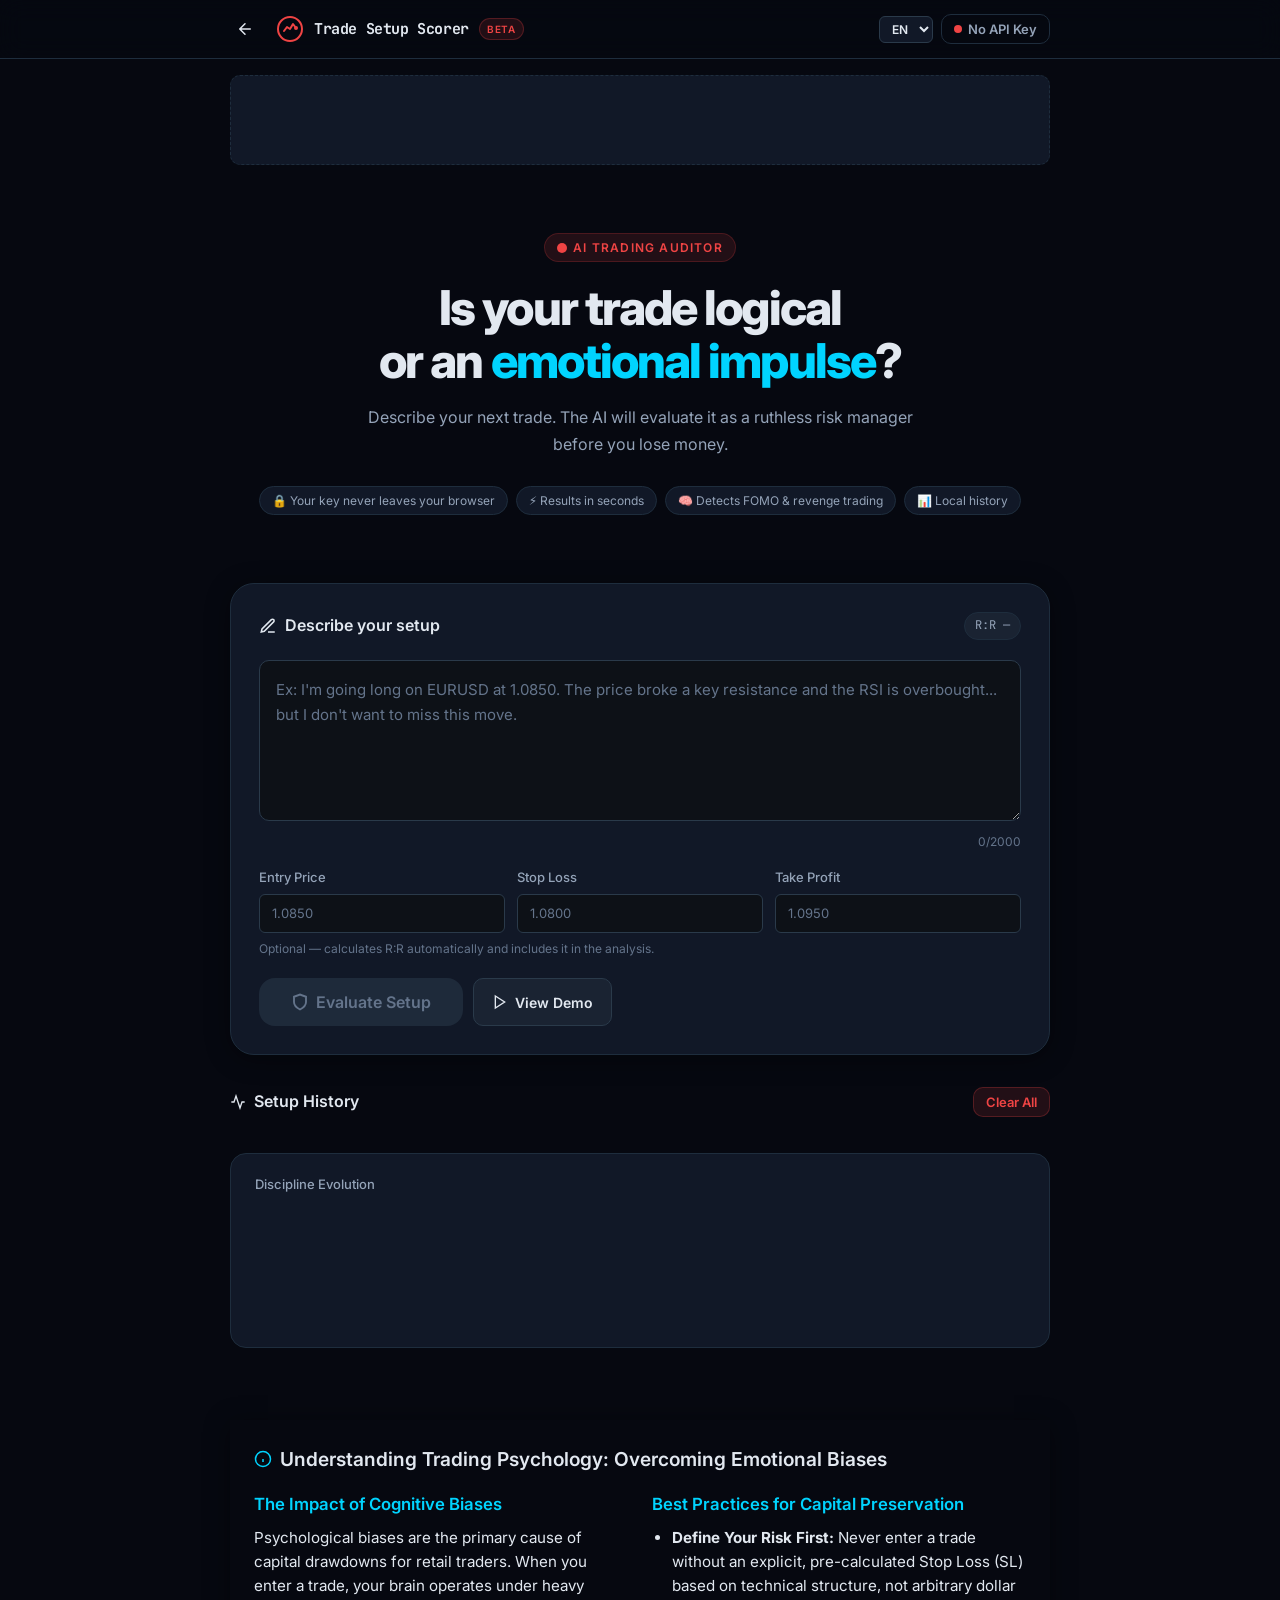
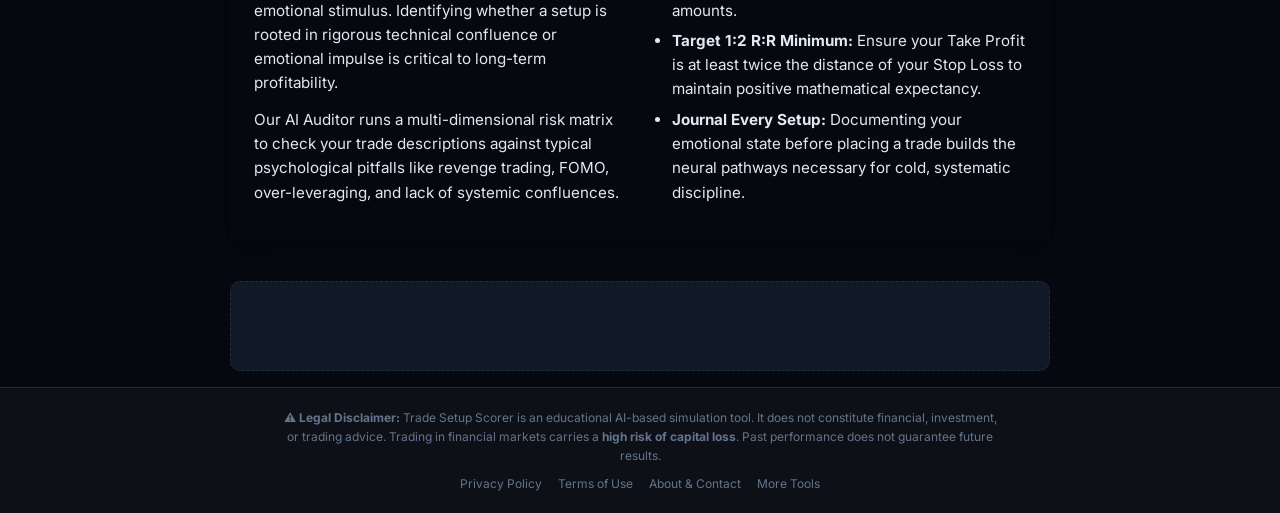
<file: index.html>
<!DOCTYPE html>
<html lang="es">
<head>
  <meta charset="UTF-8" />
  <meta name="viewport" content="width=device-width, initial-scale=1.0" />
  <title>Trade Setup Scorer — Is your trade logical or emotional?</title>
  <meta name="description" content="Evaluate any trading setup with AI before executing it. Detect FOMO, revenge trading, and risk management errors in seconds. Free, private, serverless." />
  <meta property="og:title" content="Trade Setup Scorer" />
  <meta property="og:description" content="Your ruthless AI auditor before hitting 'Buy'." />
  <meta property="og:type" content="website" />

  <!-- Favicon -->
  <link rel="icon" href="data:image/svg+xml,<svg xmlns='http://www.w3.org/2000/svg' viewBox='0 0 32 32'><rect width='32' height='32' rx='6' fill='%230a0d14'/><circle cx='16' cy='16' r='10' fill='none' stroke='%23ef4444' stroke-width='2'/><path d='M10 18 L13 14 L16 16 L19 11 L22 15' fill='none' stroke='%23ef4444' stroke-width='2' stroke-linecap='round' stroke-linejoin='round'/></svg>" />

  <!-- Google AdSense -->
  <script async src="https://pagead2.googlesyndication.com/pagead/js/adsbygoogle.js?client=ca-pub-2977545376736575" crossorigin="anonymous"></script>

  <!-- Fonts -->
  <link rel="preconnect" href="https://fonts.googleapis.com" />
  <link rel="preconnect" href="https://fonts.gstatic.com" crossorigin />
  <link href="https://fonts.googleapis.com/css2?family=Inter:wght@400;500;600;700;800&family=JetBrains+Mono:wght@400;500;700&display=swap" rel="stylesheet" />
  <script src="js/lang.js"></script>

  <link rel="stylesheet" href="css/style.css" />
</head>
<body>

  <!-- ══ HEADER ══════════════════════════════════════════════════════════ -->
  <header class="app-header">
    <div class="container" style="display:flex; justify-content:space-between; align-items:center;">
      <div style="display:flex; align-items:center; gap:16px;">
        <a href="https://gcarnf04.github.io/" class="btn-icon" style="color:var(--text-muted); background:none; border:none;" title="Back to home">
          <svg viewBox="0 0 24 24" fill="none" stroke="currentColor" stroke-width="2" width="18" height="18">
            <path d="M19 12H5M12 19l-7-7 7-7" stroke-linecap="round" stroke-linejoin="round"/>
          </svg>
        </a>
        <div class="logo">
          <svg class="logo-icon" viewBox="0 0 28 28" fill="none" xmlns="http://www.w3.org/2000/svg">
            <circle cx="14" cy="14" r="12" stroke="#ef4444" stroke-width="2"/>
            <path d="M8 16 L11 12 L14 14 L17 9 L20 13" stroke="#ef4444" stroke-width="2" stroke-linecap="round" stroke-linejoin="round"/>
            <circle cx="20" cy="13" r="2" fill="#ef4444"/>
          </svg>
          <span class="logo-text">Trade Setup Scorer</span>
          <span class="logo-badge">Beta</span>
        </div>
      </div>
      <div class="header-right" style="display:flex; align-items:center; gap:8px;">
        <select class="lang-select btn-ghost btn-sm" style="background:var(--bg-2); border-color:var(--border-light); color:var(--text-1); font-size:12px; padding:4px 8px; border-radius:var(--radius-sm);">
          <option value="en">EN</option>
          <option value="es">ES</option>
        </select>
        <!-- Vault UI mapped to existing app.js logic via 'btnOpenSetup' -->
        <button class="btn-ghost btn-sm" id="btnOpenSetup" style="display:flex; align-items:center; gap:6px;">
          <span class="status-dot" id="keyStatusDot"></span>
          <span id="keyStatusLabel" data-en="No API Key" data-es="Sin clave API">No API Key</span>
        </button>
      </div>
    </div>
  </header>

  <!-- ══ AD BANNER ═══════════════════════════════════════════════════════ -->
  <div class="container">
    <div class="ad-banner" id="adBannerTop">
      <ins class="adsbygoogle"
           style="display:block"
           data-ad-client="ca-pub-2977545376736575"
           data-ad-format="auto"
           data-full-width-responsive="true"></ins>
      <script>
           (adsbygoogle = window.adsbygoogle || []).push({});
      </script>
    </div>
  </div>

  <!-- ══ MAIN ════════════════════════════════════════════════════════════ -->
  <main class="app-main">

    <!-- ─ HERO ──────────────────────────────────────────────────────────── -->
    <section class="hero container" id="heroSection">
      <div class="hero-badge">
        <svg width="10" height="10" viewBox="0 0 10 10" fill="currentColor"><circle cx="5" cy="5" r="5"/></svg>
        AI Trading Auditor
      </div>
      <h1 class="hero-title">
        Is your trade logical<br>or an <span class="highlight">emotional impulse</span>?
      </h1>
      <p class="hero-sub">
        Describe your next trade. The AI will evaluate it as a ruthless risk manager before you lose money.
      </p>
      <div class="hero-pills">
        <span class="pill">🔒 Your key never leaves your browser</span>
        <span class="pill">⚡ Results in seconds</span>
        <span class="pill">🧠 Detects FOMO & revenge trading</span>
        <span class="pill">📊 Local history</span>
      </div>
    </section>

    <!-- ─ SETUP FORM ─────────────────────────────────────────────────────── -->
    <section class="container setup-section" id="setupSection">

      <div class="setup-card">
        <div class="setup-card-header">
          <div class="setup-card-title">
            <svg width="18" height="18" viewBox="0 0 24 24" fill="none" stroke="currentColor" stroke-width="2"><path d="M12 20h9"/><path d="M16.5 3.5a2.121 2.121 0 0 1 3 3L7 19l-4 1 1-4L16.5 3.5z"/></svg>
            Describe your setup
          </div>
          <div class="rr-badge" id="rrBadge">R:R —</div>
        </div>

        <div class="form-group">
          <textarea class="textarea-field" id="tradeText" rows="5" maxlength="2000"
            placeholder="Ex: I'm going long on EURUSD at 1.0850. The price broke a key resistance and the RSI is overbought... but I don't want to miss this move."
          ></textarea>
          <div class="char-count" id="charCount">0/2000</div>
        </div>

        <div class="form-group">
          <div class="numeric-inputs">
            <div>
              <label class="form-label">Entry Price</label>
              <input class="input-field" id="entryPrice" type="number" step="any" placeholder="1.0850" />
            </div>
            <div>
              <label class="form-label">Stop Loss</label>
              <input class="input-field" id="stopLoss" type="number" step="any" placeholder="1.0800" />
            </div>
            <div>
              <label class="form-label">Take Profit</label>
              <input class="input-field" id="takeProfit" type="number" step="any" placeholder="1.0950" />
            </div>
          </div>
          <p class="form-hint">Optional — calculates R:R automatically and includes it in the analysis.</p>
        </div>

        <div class="setup-actions">
          <button class="btn-primary btn-lg" id="btnEvaluate" disabled>
            <svg width="18" height="18" viewBox="0 0 24 24" fill="none" stroke="currentColor" stroke-width="2.5"><path d="M12 22s8-4 8-10V5l-8-3-8 3v7c0 6 8 10 8 10z"/></svg>
            Evaluate Setup
          </button>
          <button class="btn-secondary" id="btnDemo">
            <svg width="16" height="16" viewBox="0 0 24 24" fill="none" stroke="currentColor" stroke-width="2"><path d="M5 3l14 9-14 9V3z"/></svg>
            View Demo
          </button>
        </div>
      </div>
    </section>

    <!-- ─ LOADING ─────────────────────────────────────────────────────────── -->
    <section class="container loading-section" id="loadingSection" hidden>
      <div class="loading-card">
        <div class="loading-orb"></div>
        <div>
          <div class="loading-status" id="loadingStatus">Auditing your risk management...</div>
          <div class="loading-sub" id="loadingSub">Detectando sesgos emocionales...</div>
        </div>
      </div>
    </section>

    <!-- ─ RESULTS ─────────────────────────────────────────────────────────── -->
    <section class="container results-section" id="resultsSection" hidden>

      <!-- Demo badge -->
      <div style="text-align:center; margin-bottom: 12px;" id="demoRibbon" hidden>
        <span class="demo-ribbon">✦ Demo Analysis</span>
      </div>

      <!-- Score -->
      <div class="score-block">
        <div class="gauge-wrap">
          <svg class="gauge-svg" viewBox="0 0 200 110" id="gaugeSvg">
            <path d="M20 100 A80 80 0 0 1 180 100" fill="none" stroke="#1e2a3a" stroke-width="16" stroke-linecap="round"/>
            <path id="gaugeFill" d="M20 100 A80 80 0 0 1 180 100"
              fill="none" stroke="#ef4444" stroke-width="16" stroke-linecap="round"
              stroke-dasharray="251.2" stroke-dashoffset="251.2"
              style="transition: stroke-dashoffset .05s linear, stroke .3s ease;"/>
          </svg>
          <div class="gauge-center">
            <span class="gauge-score" id="gaugeScore">0</span>
            <span class="gauge-label">/ 100</span>
          </div>
        </div>
        <div class="score-grade red" id="scoreGrade">—</div>
      </div>

      <!-- Verdict -->
      <div class="verdict-card">
        <div class="verdict-header">
          <div class="verdict-title">
            <svg width="14" height="14" viewBox="0 0 24 24" fill="none" stroke="currentColor" stroke-width="2"><path d="M12 22s8-4 8-10V5l-8-3-8 3v7c0 6 8 10 8 10z"/></svg>
            Risk Manager's Verdict
          </div>
        </div>
        <div class="verdict-body" id="verdictText"></div>
      </div>

      <!-- Ad square (below verdict, highest attention) -->
      <div class="ad-square">
        <!-- INSERTA AQUÍ TU SCRIPT DE GOOGLE ADSENSE -->
        <ins class="adsbygoogle"
             style="display:block"
             data-ad-client="ca-pub-2977545376736575"
             data-ad-slot="1234567890"
             data-ad-format="auto"
             data-full-width-responsive="true"></ins>
        <script>
             (adsbygoogle = window.adsbygoogle || []).push({});
        </script>
      </div>

      <!-- Dimensions -->
      <div class="dimensions-card">
        <div class="dimensions-title">
          <svg width="16" height="16" viewBox="0 0 24 24" fill="none" stroke="currentColor" stroke-width="2"><line x1="18" y1="20" x2="18" y2="10"/><line x1="12" y1="20" x2="12" y2="4"/><line x1="6" y1="20" x2="6" y2="14"/></svg>
          Dimension Breakdown
        </div>
        <div class="dimension-row">
          <div class="dimension-header">
            <span class="dimension-name">Risk Management</span>
            <span class="dimension-val" id="dimRisk">—</span>
          </div>
          <div class="bar-track"><div class="bar-fill red" id="dimRiskBar" style="width:0"></div></div>
        </div>
        <div class="dimension-row">
          <div class="dimension-header">
            <span class="dimension-name">Emotional Control</span>
            <span class="dimension-val" id="dimEmotion">—</span>
          </div>
          <div class="bar-track"><div class="bar-fill red" id="dimEmotionBar" style="width:0"></div></div>
        </div>
        <div class="dimension-row">
          <div class="dimension-header">
            <span class="dimension-name">Technical Confluence</span>
            <span class="dimension-val" id="dimTech">—</span>
          </div>
          <div class="bar-track"><div class="bar-fill red" id="dimTechBar" style="width:0"></div></div>
        </div>
        <div class="dimension-row">
          <div class="dimension-header">
            <span class="dimension-name">Market Context</span>
            <span class="dimension-val" id="dimContext">—</span>
          </div>
          <div class="bar-track"><div class="bar-fill red" id="dimContextBar" style="width:0"></div></div>
        </div>
      </div>

      <!-- Interrogation -->
      <div class="interrogation-card">
        <div class="interrogation-title">
          <svg width="16" height="16" viewBox="0 0 24 24" fill="none" stroke="currentColor" stroke-width="2"><circle cx="12" cy="12" r="10"/><path d="M9.09 9a3 3 0 0 1 5.83 1c0 2-3 3-3 3"/><line x1="12" y1="17" x2="12.01" y2="17"/></svg>
          Uncomfortable Questions
        </div>
        <ul class="interrogation-questions" id="questionsList"></ul>
      </div>

      <!-- Share -->
      <div class="share-card">
        <div class="share-text">Going to ignore the verdict anyway? <strong>At least share it.</strong></div>
        <div class="share-actions">
          <button class="btn-ghost" id="btnShareX" title="Compartir en X (Twitter)">
            <svg width="14" height="14" viewBox="0 0 24 24" fill="currentColor"><path d="M18.244 2.25h3.308l-7.227 8.26 8.502 11.24H16.17l-4.714-6.231-5.401 6.231H2.763l7.738-8.857L1.428 2.25H8.7l4.251 5.616zm-1.161 17.52h1.833L7.084 4.126H5.117z"/></svg>
            Share on X
          </button>
          <button class="btn-ghost" id="btnShareIG" title="Copiar para Instagram">
            <svg width="14" height="14" viewBox="0 0 24 24" fill="none" stroke="currentColor" stroke-width="2"><rect x="2" y="2" width="20" height="20" rx="5"/><circle cx="12" cy="12" r="4"/><circle cx="17.5" cy="6.5" r="1.2" fill="currentColor" stroke="none"/></svg>
            Copy for Instagram
          </button>
          <button class="btn-ghost" id="btnCopyResult">📋 Copy Analysis</button>
          <button class="btn-secondary" id="btnNewAnalysis">← New Setup</button>
        </div>
      </div>
    </section>

    <!-- ─ HISTORY ─────────────────────────────────────────────────────────── -->
    <section class="container history-section" id="historySection">
      <div class="history-header">
        <div class="section-title">
          <svg width="16" height="16" viewBox="0 0 24 24" fill="none" stroke="currentColor" stroke-width="2"><polyline points="22 12 18 12 15 21 9 3 6 12 2 12"/></svg>
          Setup History
        </div>
        <button class="btn-ghost btn-sm btn-danger" id="btnClearHistory">Clear All</button>
      </div>

      <div id="historyGrid" class="history-grid" hidden></div>

      <div id="historyEmpty" class="history-empty" hidden>
        You haven't evaluated any setups yet. Your analyses will appear here.
      </div>

      <div class="chart-card" style="margin-top: 16px;">
        <div class="chart-title">Discipline Evolution</div>
        <canvas id="historyChart" width="700" height="120"></canvas>
      </div>
    </section>

    <!-- ─ EDUCATIONAL GUIDE ────────────────────────────────────────────────── -->
    <section class="container" style="margin-top: 40px; padding-top: 32px; border-top: 1px solid var(--border-color);">
      <div class="setup-card" style="max-width: 100%; margin-bottom: 24px; background: var(--bg-card); border: 1px solid var(--border-color); border-radius: var(--radius); padding: 24px;">
        <div class="setup-card-header" style="margin-bottom: 16px;">
          <div class="setup-card-title" style="font-size: 1.2rem; font-weight: 600; color: var(--text-main); display: flex; align-items: center; gap: 8px;">
            <svg width="18" height="18" viewBox="0 0 24 24" fill="none" stroke="currentColor" stroke-width="2" style="color: var(--accent);"><circle cx="12" cy="12" r="10"/><path d="M12 16v-4M12 8h.01"/></svg>
            Understanding Trading Psychology: Overcoming Emotional Biases
          </div>
        </div>
        <div style="color: var(--text-muted); font-size: 0.95rem; line-height: 1.6; display: grid; grid-template-columns: repeat(auto-fit, minmax(280px, 1fr)); gap: 24px; margin-top: 16px;">
          <div>
            <h4 style="color: var(--accent); margin-bottom: 8px; font-size: 1.05rem; font-weight: 600;">The Impact of Cognitive Biases</h4>
            <p style="margin-bottom: 12px;">Psychological biases are the primary cause of capital drawdowns for retail traders. When you enter a trade, your brain operates under heavy emotional stimulus. Identifying whether a setup is rooted in rigorous technical confluence or emotional impulse is critical to long-term profitability.</p>
            <p>Our AI Auditor runs a multi-dimensional risk matrix to check your trade descriptions against typical psychological pitfalls like revenge trading, FOMO, over-leveraging, and lack of systemic confluences.</p>
          </div>
          <div>
            <h4 style="color: var(--accent); margin-bottom: 8px; font-size: 1.05rem; font-weight: 600;">Best Practices for Capital Preservation</h4>
            <ul style="padding-left: 20px; margin-bottom: 12px; list-style-type: disc;">
              <li style="margin-bottom: 6px;"><strong>Define Your Risk First:</strong> Never enter a trade without an explicit, pre-calculated Stop Loss (SL) based on technical structure, not arbitrary dollar amounts.</li>
              <li style="margin-bottom: 6px;"><strong>Target 1:2 R:R Minimum:</strong> Ensure your Take Profit is at least twice the distance of your Stop Loss to maintain positive mathematical expectancy.</li>
              <li style="margin-bottom: 6px;"><strong>Journal Every Setup:</strong> Documenting your emotional state before placing a trade builds the neural pathways necessary for cold, systematic discipline.</li>
            </ul>
          </div>
        </div>
      </div>
    </section>

  </main>

  <!-- ══ ERROR TOAST ══════════════════════════════════════════════════════ -->
  <div id="errorToast" hidden style="
    position: fixed; bottom: 20px; left: 50%; transform: translateX(-50%);
    background: #1a0a0a; border: 1px solid rgba(239,68,68,.4); color: #ef4444;
    padding: 12px 20px; border-radius: 10px; font-size: 14px; z-index: 500;
    max-width: 90vw; text-align: center; box-shadow: 0 8px 32px rgba(0,0,0,.5);
  "></div>

  <!-- ══ MODAL: Setup API Key ═════════════════════════════════════════════ -->
  <div class="modal-backdrop" id="setupModal" hidden>
    <div class="modal">
      <button class="modal-close" onclick="closeSetupModal()">✕</button>
      <div class="modal-icon">
        <svg width="22" height="22" viewBox="0 0 24 24" fill="none" stroke="currentColor" stroke-width="2"><rect x="3" y="11" width="18" height="11" rx="2"/><path d="M7 11V7a5 5 0 0 1 10 0v4"/></svg>
      </div>
      <div class="modal-title">Set up your Gemini API Key</div>
      <div class="modal-desc">
        You need a <strong>Gemini Key</strong> (starts with <code>AIza</code>).<br>
        We'll encrypt it with your PIN. It only leaves your device to call Google.<br>
        <a href="https://aistudio.google.com/apikey" target="_blank" rel="noopener">Get your free key at Google AI Studio →</a>
      </div>
      <div class="form-group">
        <label class="form-label">Gemini API Key</label>
        <div class="input-group">
          <input class="input-field" type="password" id="modalApiKeyInput" placeholder="AIzaSy..." autocomplete="off" />
          <button class="btn-icon" id="btnToggleApiKey" title="Show / hide">
            <svg width="16" height="16" viewBox="0 0 24 24" fill="none" stroke="currentColor" stroke-width="2"><path d="M1 12s4-8 11-8 11 8 11 8-4 8-11 8-11-8-11-8z"/><circle cx="12" cy="12" r="3"/></svg>
          </button>
        </div>
      </div>
      <div class="form-group">
        <label class="form-label">Create a 4-digit PIN</label>
        <div class="pin-inputs">
          <input class="pin-input" type="text" inputmode="numeric" maxlength="1" />
          <input class="pin-input" type="text" inputmode="numeric" maxlength="1" />
          <input class="pin-input" type="text" inputmode="numeric" maxlength="1" />
          <input class="pin-input" type="text" inputmode="numeric" maxlength="1" />
        </div>
        <p class="form-hint" style="text-align:center">This PIN is the only way to unlock your key. Don't forget it.</p>
      </div>
      <div id="modalError" style="color: #ef4444; font-size: 13px; min-height: 18px; text-align:center;"></div>
      <div class="modal-actions" style="flex-wrap: wrap;">
        <button class="btn-ghost btn-full" onclick="closeSetupModal()">Cancel</button>
        <button class="btn-primary btn-full" id="btnSaveKey">Save & Activate</button>
        <button class="btn-ghost btn-full btn-danger" id="btnClearKey" style="margin-top:8px; display:none;">Delete Saved Key</button>
      </div>
    </div>
  </div>

  <!-- ══ MODAL: Login with PIN ════════════════════════════════════════════ -->
  <div class="modal-backdrop" id="loginModal" hidden>
    <div class="modal" style="text-align:center;">
      <div class="modal-icon" style="margin: 0 auto 20px;">
        <svg width="22" height="22" viewBox="0 0 24 24" fill="none" stroke="currentColor" stroke-width="2"><rect x="3" y="11" width="18" height="11" rx="2"/><path d="M7 11V7a5 5 0 0 1 10 0v4"/></svg>
      </div>
      <div class="modal-title">Enter your PIN</div>
      <div class="modal-desc">You have a saved key. Unlock it with your PIN.</div>
      <div class="pin-inputs" style="justify-content:center; margin: 16px 0;">
        <input class="pin-input" type="text" inputmode="numeric" maxlength="1" />
        <input class="pin-input" type="text" inputmode="numeric" maxlength="1" />
        <input class="pin-input" type="text" inputmode="numeric" maxlength="1" />
        <input class="pin-input" type="text" inputmode="numeric" maxlength="1" />
      </div>
      <div id="loginError" style="color: #ef4444; font-size: 13px; min-height: 18px;"></div>
      <div class="modal-actions" style="margin-top: 20px;">
        <button class="btn-ghost btn-full" onclick="closeLoginModal()">Cancel</button>
        <button class="btn-primary btn-full" id="btnUnlock">Unlock</button>
      </div>
    </div>
  </div>

  <!-- ══ BOTTOM AD BANNER ═════════════════════════════════════════════════ -->
  <div class="container">
    <div class="ad-banner">
      <!-- INSERTA AQUÍ TU SCRIPT DE GOOGLE ADSENSE -->
      <ins class="adsbygoogle"
           style="display:block"
           data-ad-client="ca-pub-2977545376736575"
           data-ad-slot="1234567890"
           data-ad-format="auto"
           data-full-width-responsive="true"></ins>
      <script>
           (adsbygoogle = window.adsbygoogle || []).push({});
      </script>
    </div>
  </div>

  <!-- ══ FOOTER / DISCLAIMER ══════════════════════════════════════════════ -->
  <footer class="disclaimer">
    <p>
      <strong>⚠ Legal Disclaimer:</strong> Trade Setup Scorer is an educational AI-based simulation tool.
      It does not constitute financial, investment, or trading advice.
      Trading in financial markets carries a <strong>high risk of capital loss</strong>.
      Past performance does not guarantee future results.
    </p>
    <div class="disclaimer-links">
      <a href="../inicio/privacy.html">Privacy Policy</a>
      <a href="../inicio/terms.html">Terms of Use</a>
      <a href="../inicio/about.html">About & Contact</a>
      <a href="https://gcarnf04.github.io/">More Tools</a>
    </div>
  </footer>

  <!-- ══ SCRIPTS ═══════════════════════════════════════════════════════════ -->
  <script src="js/crypto-js.min.js"></script>
  <script src="js/storage.js"></script>
  <script src="js/gemini-api.js"></script>
  <script src="js/history.js"></script>
  <script src="js/app.js"></script>
</body>
</html>
</file>
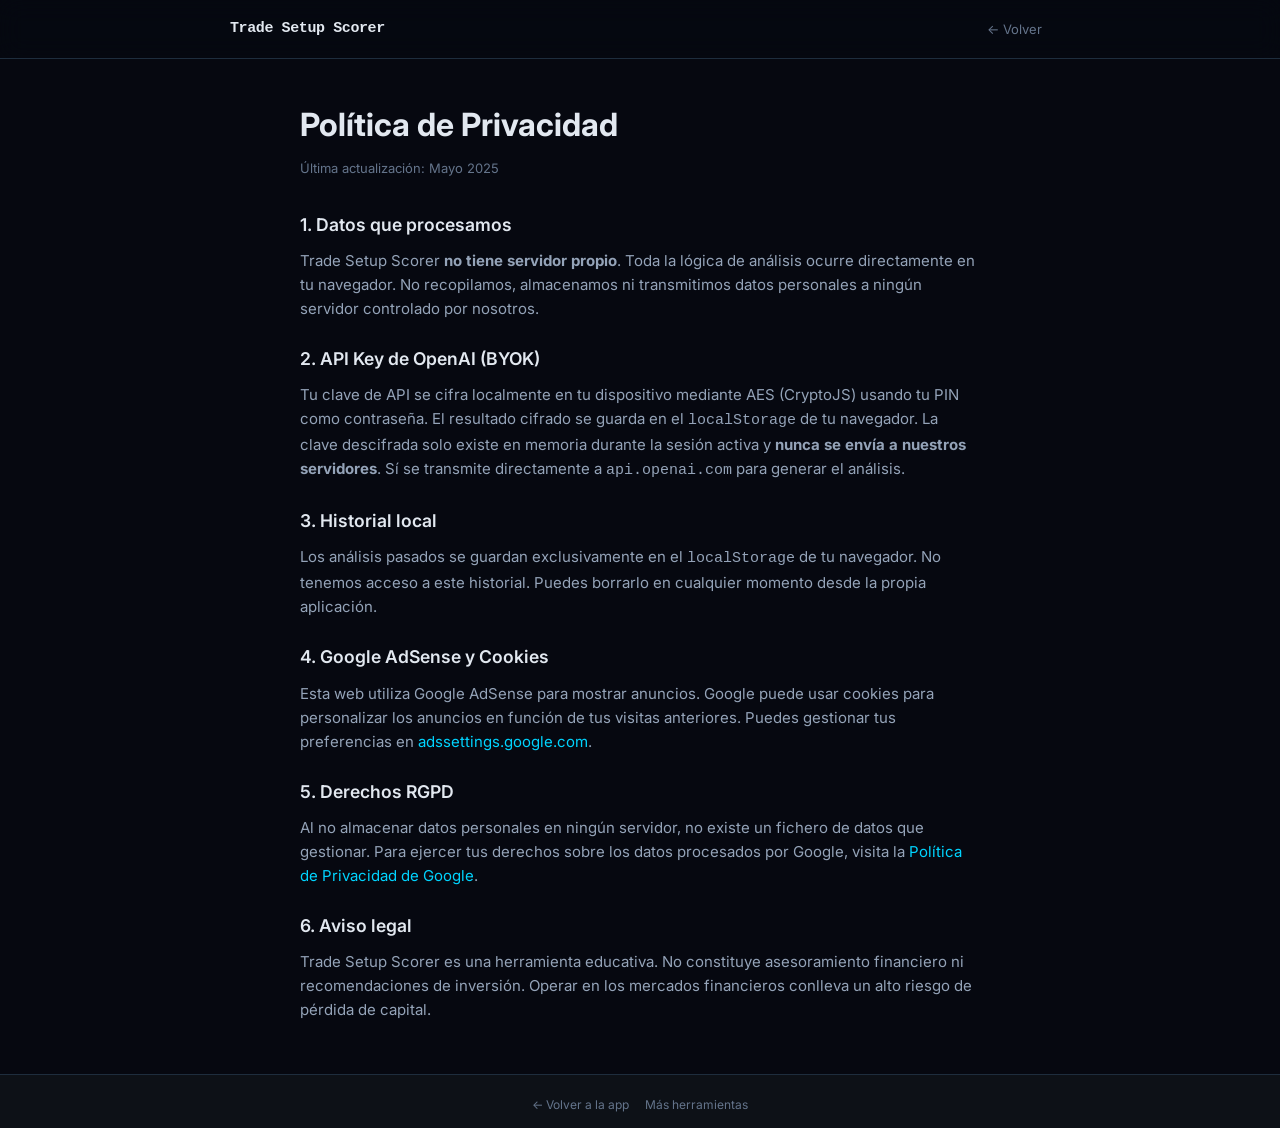
<file: privacy.html>
<!DOCTYPE html>
<html lang="es">
<head>
  <meta charset="UTF-8" />
  <meta name="viewport" content="width=device-width, initial-scale=1.0" />
  <title>Política de Privacidad — Trade Setup Scorer</title>
  <link rel="preconnect" href="https://fonts.googleapis.com" />
  <link href="https://fonts.googleapis.com/css2?family=Inter:wght@400;500;600;700&display=swap" rel="stylesheet" />
  <script async src="https://pagead2.googlesyndication.com/pagead/js/adsbygoogle.js?client=ca-pub-2977545376736575" crossorigin="anonymous"></script>
  <link rel="icon" href="data:image/svg+xml,<svg xmlns='http://www.w3.org/2000/svg' viewBox='0 0 32 32'><rect width='32' height='32' rx='6' fill='%230a0d14'/><circle cx='16' cy='16' r='10' fill='none' stroke='%23ef4444' stroke-width='2'/><path d='M10 18 L13 14 L16 16 L19 11 L22 15' fill='none' stroke='%23ef4444' stroke-width='2' stroke-linecap='round' stroke-linejoin='round'/></svg>" />
  <link rel="stylesheet" href="css/style.css" />
</head>
<body>
  <header class="app-header">
    <div class="container">
      <div class="logo">
        <span class="logo-text">Trade Setup Scorer</span>
      </div>
      <a href="index.html" class="back-link">← Volver</a>
    </div>
  </header>
  <main class="app-main container" style="padding: 40px 20px; max-width: 720px;">
    <h1 style="font-size: 2rem; font-weight: 700; margin-bottom: 8px;">Política de Privacidad</h1>
    <p style="color: var(--text-3); font-size: 13px; margin-bottom: 32px;">Última actualización: Mayo 2025</p>

    <h2 style="font-size: 1.1rem; font-weight: 600; margin: 24px 0 10px;">1. Datos que procesamos</h2>
    <p style="color: var(--text-2); margin-bottom: 12px;">Trade Setup Scorer <strong>no tiene servidor propio</strong>. Toda la lógica de análisis ocurre directamente en tu navegador. No recopilamos, almacenamos ni transmitimos datos personales a ningún servidor controlado por nosotros.</p>

    <h2 style="font-size: 1.1rem; font-weight: 600; margin: 24px 0 10px;">2. API Key de OpenAI (BYOK)</h2>
    <p style="color: var(--text-2); margin-bottom: 12px;">Tu clave de API se cifra localmente en tu dispositivo mediante AES (CryptoJS) usando tu PIN como contraseña. El resultado cifrado se guarda en el <code>localStorage</code> de tu navegador. La clave descifrada solo existe en memoria durante la sesión activa y <strong>nunca se envía a nuestros servidores</strong>. Sí se transmite directamente a <code>api.openai.com</code> para generar el análisis.</p>

    <h2 style="font-size: 1.1rem; font-weight: 600; margin: 24px 0 10px;">3. Historial local</h2>
    <p style="color: var(--text-2); margin-bottom: 12px;">Los análisis pasados se guardan exclusivamente en el <code>localStorage</code> de tu navegador. No tenemos acceso a este historial. Puedes borrarlo en cualquier momento desde la propia aplicación.</p>

    <h2 style="font-size: 1.1rem; font-weight: 600; margin: 24px 0 10px;">4. Google AdSense y Cookies</h2>
    <p style="color: var(--text-2); margin-bottom: 12px;">Esta web utiliza Google AdSense para mostrar anuncios. Google puede usar cookies para personalizar los anuncios en función de tus visitas anteriores. Puedes gestionar tus preferencias en <a href="https://adssettings.google.com" target="_blank" rel="noopener">adssettings.google.com</a>.</p>

    <h2 style="font-size: 1.1rem; font-weight: 600; margin: 24px 0 10px;">5. Derechos RGPD</h2>
    <p style="color: var(--text-2); margin-bottom: 12px;">Al no almacenar datos personales en ningún servidor, no existe un fichero de datos que gestionar. Para ejercer tus derechos sobre los datos procesados por Google, visita la <a href="https://policies.google.com/privacy" target="_blank" rel="noopener">Política de Privacidad de Google</a>.</p>

    <h2 style="font-size: 1.1rem; font-weight: 600; margin: 24px 0 10px;">6. Aviso legal</h2>
    <p style="color: var(--text-2); margin-bottom: 12px;">Trade Setup Scorer es una herramienta educativa. No constituye asesoramiento financiero ni recomendaciones de inversión. Operar en los mercados financieros conlleva un alto riesgo de pérdida de capital.</p>
  </main>
  <footer class="disclaimer">
    <div class="disclaimer-links">
      <a href="index.html">← Volver a la app</a>
      <a href="https://gcarnf04.github.io/">Más herramientas</a>
    </div>
  </footer>
</body>
</html>
</file>
<file: css/style.css>
/* ═══════════════════════════════════════════════
   TRADE SETUP SCORER — Design System
   Dark finance aesthetic · Red/Green signals
   ═══════════════════════════════════════════════ */

:root {
  --bg-0: #060810;
  --bg-1: #0d1117;
  --bg-2: #111827;
  --bg-3: #1a2332;
  --bg-4: #1e2a3a;
  --border: #1e2d3d;
  --border-light: #2a3a4a;

  --text-1: #e2e8f0;
  --text-2: #94a3b8;
  --text-3: #64748b;

  --accent: #00d4ff;
  --accent-dim: rgba(0,212,255,.1);
  --accent-glow: 0 0 24px rgba(0,212,255,.25);

  --green: #22c55e;
  --green-dim: rgba(34,197,94,.12);
  --yellow: #f59e0b;
  --yellow-dim: rgba(245,158,11,.12);
  --red: #ef4444;
  --red-dim: rgba(239,68,68,.12);
  --purple: #a78bfa;

  --font-body: 'Inter', system-ui, sans-serif;
  --font-mono: 'JetBrains Mono', 'Fira Code', monospace;

  --radius-sm: 6px;
  --radius-md: 10px;
  --radius-lg: 16px;
  --radius-xl: 24px;

  --transition: 200ms cubic-bezier(.4,0,.2,1);
  --shadow-card: 0 4px 24px rgba(0,0,0,.4);
}

*, *::before, *::after { box-sizing: border-box; margin: 0; padding: 0; }
html { scroll-behavior: smooth; }

body {
  background: var(--bg-0);
  color: var(--text-1);
  font-family: var(--font-body);
  font-size: 15px;
  line-height: 1.6;
  min-height: 100vh;
  display: flex;
  flex-direction: column;
  -webkit-font-smoothing: antialiased;
}

a { color: var(--accent); text-decoration: none; }
a:hover { text-decoration: underline; }

.container {
  width: 100%;
  max-width: 860px;
  margin: 0 auto;
  padding: 0 20px;
}

/* ── HEADER ─────────────────────────────────── */
.app-header {
  position: sticky; top: 0; z-index: 100;
  background: rgba(6,8,16,.88);
  backdrop-filter: blur(12px);
  border-bottom: 1px solid var(--border);
}
.app-header .container {
  height: 58px;
  display: flex;
  align-items: center;
  justify-content: space-between;
}
.logo { display: flex; align-items: center; gap: 10px; }
.logo-icon { flex-shrink: 0; width: 28px; height: 28px; }
.logo-text {
  font-family: var(--font-mono);
  font-weight: 700;
  font-size: 15px;
  color: var(--text-1);
  letter-spacing: -.4px;
}
.logo-badge {
  font-size: 10px; font-weight: 600;
  text-transform: uppercase; letter-spacing: .08em;
  background: var(--red-dim); color: var(--red);
  border: 1px solid rgba(239,68,68,.25);
  padding: 2px 7px; border-radius: 100px;
}
.header-right { display: flex; align-items: center; gap: 10px; }
.back-link {
  display: inline-flex; align-items: center; gap: 6px;
  font-size: 13px; color: var(--text-3);
  padding: 5px 8px; border-radius: var(--radius-sm);
  transition: color var(--transition);
}
.back-link:hover { color: var(--text-2); text-decoration: none; }

/* ── BUTTONS ─────────────────────────────────── */
.btn-primary, .btn-secondary, .btn-ghost, .btn-danger {
  display: inline-flex; align-items: center; gap: 7px;
  font-family: var(--font-body); font-size: 14px; font-weight: 600;
  border: none; border-radius: var(--radius-md);
  cursor: pointer; transition: all var(--transition);
  padding: 10px 18px; white-space: nowrap;
}
.btn-primary { background: var(--accent); color: var(--bg-0); }
.btn-primary:hover { background: #33dbff; transform: translateY(-1px); box-shadow: var(--accent-glow); }
.btn-primary:disabled { background: var(--bg-4); color: var(--text-3); cursor: not-allowed; transform: none; box-shadow: none; }
.btn-secondary { background: var(--bg-3); color: var(--text-1); border: 1px solid var(--border-light); }
.btn-secondary:hover { background: var(--bg-4); }
.btn-ghost { background: transparent; color: var(--text-2); border: 1px solid var(--border); }
.btn-ghost:hover { color: var(--text-1); border-color: var(--border-light); }
.btn-danger { background: var(--red-dim); color: var(--red); border: 1px solid rgba(239,68,68,.25); }
.btn-danger:hover { background: rgba(239,68,68,.2); }
.btn-sm { padding: 6px 12px; font-size: 13px; }
.btn-lg { padding: 14px 32px; font-size: 16px; border-radius: var(--radius-lg); }
.btn-full { width: 100%; justify-content: center; }
.btn-icon { background: none; border: none; cursor: pointer; padding: 6px; border-radius: var(--radius-sm); display: inline-flex; color: var(--text-3); transition: all var(--transition); }
.btn-icon:hover { background: var(--bg-3); color: var(--text-1); }

/* ── MODALS ──────────────────────────────────── */
.modal-backdrop {
  position: fixed; inset: 0;
  background: rgba(0,0,0,.75);
  backdrop-filter: blur(6px);
  z-index: 200;
  display: flex; align-items: center; justify-content: center;
  padding: 20px;
  animation: fadeIn .15s ease;
}
.modal-backdrop[hidden] { display: none; }
.modal {
  background: var(--bg-2);
  border: 1px solid var(--border-light);
  border-radius: var(--radius-xl);
  padding: 36px;
  width: 100%; max-width: 460px;
  position: relative;
  animation: slideUp .2s ease;
  box-shadow: var(--shadow-card);
}
.modal-title { font-size: 20px; font-weight: 700; margin-bottom: 6px; }
.modal-desc { font-size: 13px; color: var(--text-2); margin-bottom: 24px; line-height: 1.5; }
.modal-actions { display: flex; gap: 10px; margin-top: 20px; }
.modal-icon {
  width: 48px; height: 48px;
  background: var(--accent-dim);
  border: 1px solid rgba(0,212,255,.2);
  border-radius: var(--radius-md);
  display: flex; align-items: center; justify-content: center;
  margin-bottom: 20px; color: var(--accent);
}
.modal-close {
  position: absolute; top: 16px; right: 16px;
  background: none; border: none; color: var(--text-3);
  cursor: pointer; font-size: 20px; padding: 4px; line-height: 1;
}
.modal-close:hover { color: var(--text-1); }

/* ── FORM ELEMENTS ───────────────────────────── */
.form-group { margin-bottom: 16px; }
.form-label { display: block; font-size: 13px; font-weight: 500; color: var(--text-2); margin-bottom: 6px; }
.form-hint { font-size: 12px; color: var(--text-3); margin-top: 6px; }
.input-field {
  width: 100%;
  background: var(--bg-1);
  border: 1px solid var(--border-light);
  border-radius: var(--radius-sm);
  color: var(--text-1);
  font-family: var(--font-mono);
  font-size: 13px;
  padding: 10px 12px;
  outline: none;
  transition: border-color var(--transition);
}
.input-field:focus { border-color: var(--accent); }
.input-field::placeholder { color: var(--text-3); font-family: var(--font-body); font-size: 13px; }
.input-group { position: relative; }
.input-group .btn-icon { position: absolute; right: 6px; top: 50%; transform: translateY(-50%); }
.textarea-field {
  width: 100%;
  background: var(--bg-1);
  border: 1px solid var(--border-light);
  border-radius: var(--radius-md);
  color: var(--text-1);
  font-family: var(--font-body);
  font-size: 15px;
  padding: 16px;
  outline: none;
  transition: border-color var(--transition);
  resize: vertical;
  min-height: 130px;
  line-height: 1.7;
}
.textarea-field:focus { border-color: var(--accent); }
.textarea-field::placeholder { color: var(--text-3); }
.pin-inputs { display: flex; gap: 10px; justify-content: center; margin: 8px 0; }
.pin-input {
  width: 56px; height: 64px;
  background: var(--bg-1);
  border: 2px solid var(--border-light);
  border-radius: var(--radius-md);
  color: var(--text-1);
  font-family: var(--font-mono);
  font-size: 28px; font-weight: 700;
  text-align: center;
  outline: none;
  transition: border-color var(--transition);
}
.pin-input:focus { border-color: var(--accent); }
.numeric-inputs {
  display: grid;
  grid-template-columns: 1fr 1fr 1fr;
  gap: 12px;
}
.input-with-label { position: relative; }
.input-currency {
  position: absolute; left: 10px; top: 50%;
  transform: translateY(-50%);
  font-size: 13px; color: var(--text-3);
  font-family: var(--font-mono);
}

/* ── ADS ─────────────────────────────────────── */
.ad-banner {
  margin: 16px 0;
  min-height: 90px;
  background: var(--bg-2);
  border: 1px dashed var(--border);
  border-radius: var(--radius-md);
  display: flex; align-items: center; justify-content: center;
  font-size: 11px; color: var(--text-3);
  text-transform: uppercase; letter-spacing: .1em;
}
.ad-square {
  min-height: 250px;
  background: var(--bg-2);
  border: 1px dashed var(--border);
  border-radius: var(--radius-md);
  display: flex; align-items: center; justify-content: center;
  font-size: 11px; color: var(--text-3);
  text-transform: uppercase; letter-spacing: .1em;
  margin: 24px 0;
}

/* ── HERO ────────────────────────────────────── */
.hero {
  padding: 52px 0 36px;
  text-align: center;
}
.hero-badge {
  display: inline-flex; align-items: center; gap: 6px;
  font-size: 12px; font-weight: 600;
  text-transform: uppercase; letter-spacing: .1em;
  color: var(--red);
  background: var(--red-dim);
  border: 1px solid rgba(239,68,68,.2);
  padding: 4px 12px; border-radius: 100px;
  margin-bottom: 20px;
}
.hero-title {
  font-size: clamp(2rem, 5vw, 3rem);
  font-weight: 800;
  line-height: 1.1;
  letter-spacing: -.04em;
  margin-bottom: 16px;
}
.hero-title .highlight { color: var(--accent); }
.hero-sub {
  font-size: 16px; color: var(--text-2);
  max-width: 560px; margin: 0 auto 28px;
  line-height: 1.7;
}
.hero-pills { display: flex; flex-wrap: wrap; gap: 8px; justify-content: center; margin-bottom: 32px; }
.pill {
  display: inline-flex; align-items: center; gap: 5px;
  font-size: 12px; color: var(--text-2);
  background: var(--bg-2); border: 1px solid var(--border);
  border-radius: 100px; padding: 4px 12px;
}

/* ── SETUP FORM ──────────────────────────────── */
.setup-section { margin-bottom: 32px; }
.setup-card {
  background: var(--bg-2);
  border: 1px solid var(--border);
  border-radius: var(--radius-xl);
  padding: 28px;
  box-shadow: var(--shadow-card);
}
.setup-card-header {
  display: flex; align-items: center; justify-content: space-between;
  margin-bottom: 20px; flex-wrap: wrap; gap: 10px;
}
.setup-card-title { font-size: 16px; font-weight: 600; display: flex; align-items: center; gap: 8px; }
.rr-badge {
  display: inline-flex; align-items: center; gap: 4px;
  font-size: 12px; font-family: var(--font-mono);
  padding: 3px 10px; border-radius: 100px;
  background: var(--bg-3); color: var(--text-2);
  border: 1px solid var(--border);
  transition: all var(--transition);
}
.rr-badge.good { background: var(--green-dim); color: var(--green); border-color: rgba(34,197,94,.25); }
.rr-badge.warn { background: var(--yellow-dim); color: var(--yellow); border-color: rgba(245,158,11,.25); }
.rr-badge.bad  { background: var(--red-dim); color: var(--red); border-color: rgba(239,68,68,.25); }
.setup-actions {
  display: flex; gap: 10px; margin-top: 20px;
  flex-wrap: wrap;
}
.char-count { font-size: 12px; color: var(--text-3); text-align: right; margin-top: 4px; }

/* ── KEY STATUS ──────────────────────────────── */
.key-status-bar {
  display: flex; align-items: center; gap: 8px;
  font-size: 13px; color: var(--text-2);
  padding: 8px 14px;
  background: var(--bg-2);
  border: 1px solid var(--border);
  border-radius: var(--radius-md);
  margin-bottom: 20px;
}
.status-dot { width: 8px; height: 8px; border-radius: 50%; background: var(--text-3); flex-shrink: 0; }
.status-dot.active { background: var(--green); box-shadow: 0 0 8px var(--green); }
.status-dot.error  { background: var(--red); }
.key-status-actions { margin-left: auto; display: flex; gap: 6px; }

/* ── LOADING ─────────────────────────────────── */
.loading-section { padding: 48px 0; text-align: center; }
.loading-card {
  background: var(--bg-2); border: 1px solid var(--border);
  border-radius: var(--radius-xl); padding: 40px;
  display: flex; flex-direction: column; align-items: center; gap: 20px;
}
.loading-orb {
  width: 64px; height: 64px; border-radius: 50%;
  border: 3px solid var(--bg-4); border-top-color: var(--red);
  animation: spin 1s linear infinite;
}
.loading-status { font-size: 16px; font-weight: 500; }
.loading-sub { font-size: 13px; color: var(--text-3); }

/* ── RESULTS ─────────────────────────────────── */
.results-section { padding-bottom: 48px; }

/* Score gauge */
.score-block {
  display: flex; flex-direction: column; align-items: center;
  padding: 36px 0 28px; text-align: center;
}
.gauge-wrap { position: relative; width: 200px; margin-bottom: 20px; }
.gauge-svg { width: 200px; display: block; }
.gauge-center {
  position: absolute; inset: 0;
  display: flex; flex-direction: column;
  align-items: center; justify-content: center;
  padding-top: 8px;
}
.gauge-score {
  font-family: var(--font-mono); font-size: 52px; font-weight: 800;
  line-height: 1; letter-spacing: -.04em;
}
.gauge-label { font-size: 11px; color: var(--text-3); text-transform: uppercase; letter-spacing: .1em; }
.score-grade {
  font-size: 22px; font-weight: 700; margin-bottom: 8px;
}
.score-grade.red    { color: var(--red); }
.score-grade.yellow { color: var(--yellow); }
.score-grade.green  { color: var(--green); }

/* Verdict card */
.verdict-card {
  background: var(--bg-2); border: 1px solid var(--border);
  border-radius: var(--radius-lg); overflow: hidden;
  margin-bottom: 20px;
}
.verdict-header {
  display: flex; align-items: center; justify-content: space-between;
  padding: 14px 20px;
  background: var(--bg-3);
  border-bottom: 1px solid var(--border);
}
.verdict-title { font-size: 13px; font-weight: 600; display: flex; align-items: center; gap: 8px; color: var(--text-2); text-transform: uppercase; letter-spacing: .06em; }
.verdict-body { padding: 20px 24px; font-size: 15px; line-height: 1.75; color: var(--text-1); }

/* Dimension bars */
.dimensions-card {
  background: var(--bg-2); border: 1px solid var(--border);
  border-radius: var(--radius-lg); padding: 24px;
  margin-bottom: 20px;
}
.dimensions-title { font-size: 14px; font-weight: 600; margin-bottom: 18px; display: flex; align-items: center; gap: 8px; }
.dimension-row { margin-bottom: 14px; }
.dimension-row:last-child { margin-bottom: 0; }
.dimension-header { display: flex; justify-content: space-between; margin-bottom: 6px; }
.dimension-name { font-size: 13px; color: var(--text-2); }
.dimension-val { font-size: 13px; font-family: var(--font-mono); font-weight: 600; }
.bar-track { height: 8px; background: var(--bg-4); border-radius: 100px; overflow: hidden; }
.bar-fill { height: 100%; border-radius: 100px; transition: width .8s cubic-bezier(.4,0,.2,1); }
.bar-fill.red    { background: var(--red); }
.bar-fill.yellow { background: var(--yellow); }
.bar-fill.green  { background: var(--green); }

/* Interrogation card */
.interrogation-card {
  background: linear-gradient(135deg, rgba(239,68,68,.08), rgba(239,68,68,.04));
  border: 1px solid rgba(239,68,68,.2);
  border-radius: var(--radius-lg); padding: 24px;
  margin-bottom: 20px;
}
.interrogation-title { font-size: 14px; font-weight: 600; color: var(--red); margin-bottom: 16px; display: flex; align-items: center; gap: 8px; }
.interrogation-questions { list-style: none; display: flex; flex-direction: column; gap: 12px; }
.interrogation-questions li {
  display: flex; gap: 10px; align-items: flex-start;
  font-size: 14px; line-height: 1.6; color: var(--text-1);
}
.q-num {
  flex-shrink: 0; width: 22px; height: 22px;
  background: var(--red-dim); color: var(--red);
  border: 1px solid rgba(239,68,68,.25);
  border-radius: 50%;
  display: flex; align-items: center; justify-content: center;
  font-size: 11px; font-weight: 700; font-family: var(--font-mono);
  margin-top: 2px;
}

/* Share card */
.share-card {
  background: var(--bg-2); border: 1px solid var(--border);
  border-radius: var(--radius-lg); padding: 20px 24px;
  display: flex; align-items: center; justify-content: space-between;
  gap: 16px; flex-wrap: wrap;
  margin-bottom: 20px;
}
.share-text { font-size: 14px; color: var(--text-2); }
.share-text strong { color: var(--text-1); }
.share-actions { display: flex; gap: 8px; flex-wrap: wrap; }

/* ── HISTORY SECTION ─────────────────────────── */
.history-section { margin-bottom: 40px; }
.history-header { display: flex; align-items: center; justify-content: space-between; margin-bottom: 16px; }
.section-title { font-size: 16px; font-weight: 600; display: flex; align-items: center; gap: 8px; }
.history-empty {
  text-align: center; padding: 36px 20px;
  color: var(--text-3); font-size: 14px;
  background: var(--bg-2); border: 1px dashed var(--border);
  border-radius: var(--radius-lg);
}
.history-grid { display: flex; flex-direction: column; gap: 8px; margin-bottom: 20px; }
.history-item {
  display: flex; align-items: center; gap: 14px;
  background: var(--bg-2); border: 1px solid var(--border);
  border-radius: var(--radius-md); padding: 12px 16px;
  cursor: pointer; transition: all var(--transition);
}
.history-item:hover { border-color: var(--border-light); background: var(--bg-3); }
.history-score {
  flex-shrink: 0; width: 40px; height: 40px;
  border-radius: var(--radius-sm);
  display: flex; align-items: center; justify-content: center;
  font-family: var(--font-mono); font-size: 16px; font-weight: 700;
}
.history-score.red    { background: var(--red-dim); color: var(--red); }
.history-score.yellow { background: var(--yellow-dim); color: var(--yellow); }
.history-score.green  { background: var(--green-dim); color: var(--green); }
.history-info { flex: 1; min-width: 0; }
.history-trade { font-size: 13px; font-weight: 500; white-space: nowrap; overflow: hidden; text-overflow: ellipsis; }
.history-date  { font-size: 12px; color: var(--text-3); margin-top: 2px; }
.chart-card {
  background: var(--bg-2); border: 1px solid var(--border);
  border-radius: var(--radius-lg); padding: 20px 24px;
}
.chart-title { font-size: 13px; font-weight: 500; color: var(--text-2); margin-bottom: 12px; }
#historyChart { width: 100%; height: 120px; display: block; }

/* ── DEMO BADGE ──────────────────────────────── */
.demo-ribbon {
  display: inline-flex; align-items: center; gap: 5px;
  font-size: 11px; font-weight: 600;
  text-transform: uppercase; letter-spacing: .08em;
  color: var(--purple); background: rgba(167,139,250,.1);
  border: 1px solid rgba(167,139,250,.25);
  padding: 3px 10px; border-radius: 100px;
}

/* ── DISCLAIMER ──────────────────────────────── */
.disclaimer {
  background: var(--bg-1); border-top: 1px solid var(--border);
  padding: 20px 0;
  margin-top: auto;
}
.disclaimer p {
  font-size: 12px; color: var(--text-3); line-height: 1.6;
  text-align: center; max-width: 720px; margin: 0 auto 8px;
}
.disclaimer-links { display: flex; gap: 16px; justify-content: center; }
.disclaimer-links a { font-size: 12px; color: var(--text-3); }
.disclaimer-links a:hover { color: var(--text-2); }

/* ── KEYFRAMES ───────────────────────────────── */
@keyframes fadeIn  { from { opacity: 0; } to { opacity: 1; } }
@keyframes slideUp { from { opacity: 0; transform: translateY(16px); } to { opacity: 1; transform: none; } }
@keyframes spin    { to { transform: rotate(360deg); } }
@keyframes pulse   { 0%,100% { opacity: 1; } 50% { opacity: .5; } }
@keyframes blink   { 0%,100% { opacity: 1; } 50% { opacity: 0; } }

.cursor {
  display: inline-block; width: 2px; height: 1em;
  background: var(--text-1); animation: blink .7s step-end infinite;
  vertical-align: text-bottom; margin-left: 2px;
}

@media (prefers-reduced-motion: reduce) {
  *, *::before, *::after { animation-duration: .01ms !important; transition-duration: .01ms !important; }
}

/* ── RESPONSIVE ──────────────────────────────── */
@media (max-width: 600px) {
  .hero-title { font-size: 2rem; }
  .hero-sub   { font-size: 15px; }
  .setup-card { padding: 18px; }
  .modal      { padding: 24px; }
  .numeric-inputs { grid-template-columns: 1fr; }
  .verdict-body { padding: 16px; }
  .gauge-score { font-size: 42px; }
  .gauge-wrap  { width: 170px; }
  .gauge-svg   { width: 170px; }
}

/* ── INTERSTITIAL AD ── */
.interstitial-backdrop {
  position: fixed; inset: 0;
  background: var(--bg-0);
  z-index: 9999;
  display: flex; align-items: center; justify-content: center;
  animation: fadeIn 0.2s ease;
}
.interstitial-backdrop[hidden] { display: none; }
.interstitial-content {
  width: 100%; max-width: 500px;
  padding: 24px;
  display: flex; flex-direction: column; gap: 16px;
  text-align: center;
}
.interstitial-header {
  display: flex; justify-content: space-between;
  font-size: 13px; color: var(--text-3);
  text-transform: uppercase; letter-spacing: .05em;
}
.interstitial-countdown {
  color: var(--accent); font-weight: 700;
  font-family: var(--font-mono); font-size: 16px;
}
</file>
